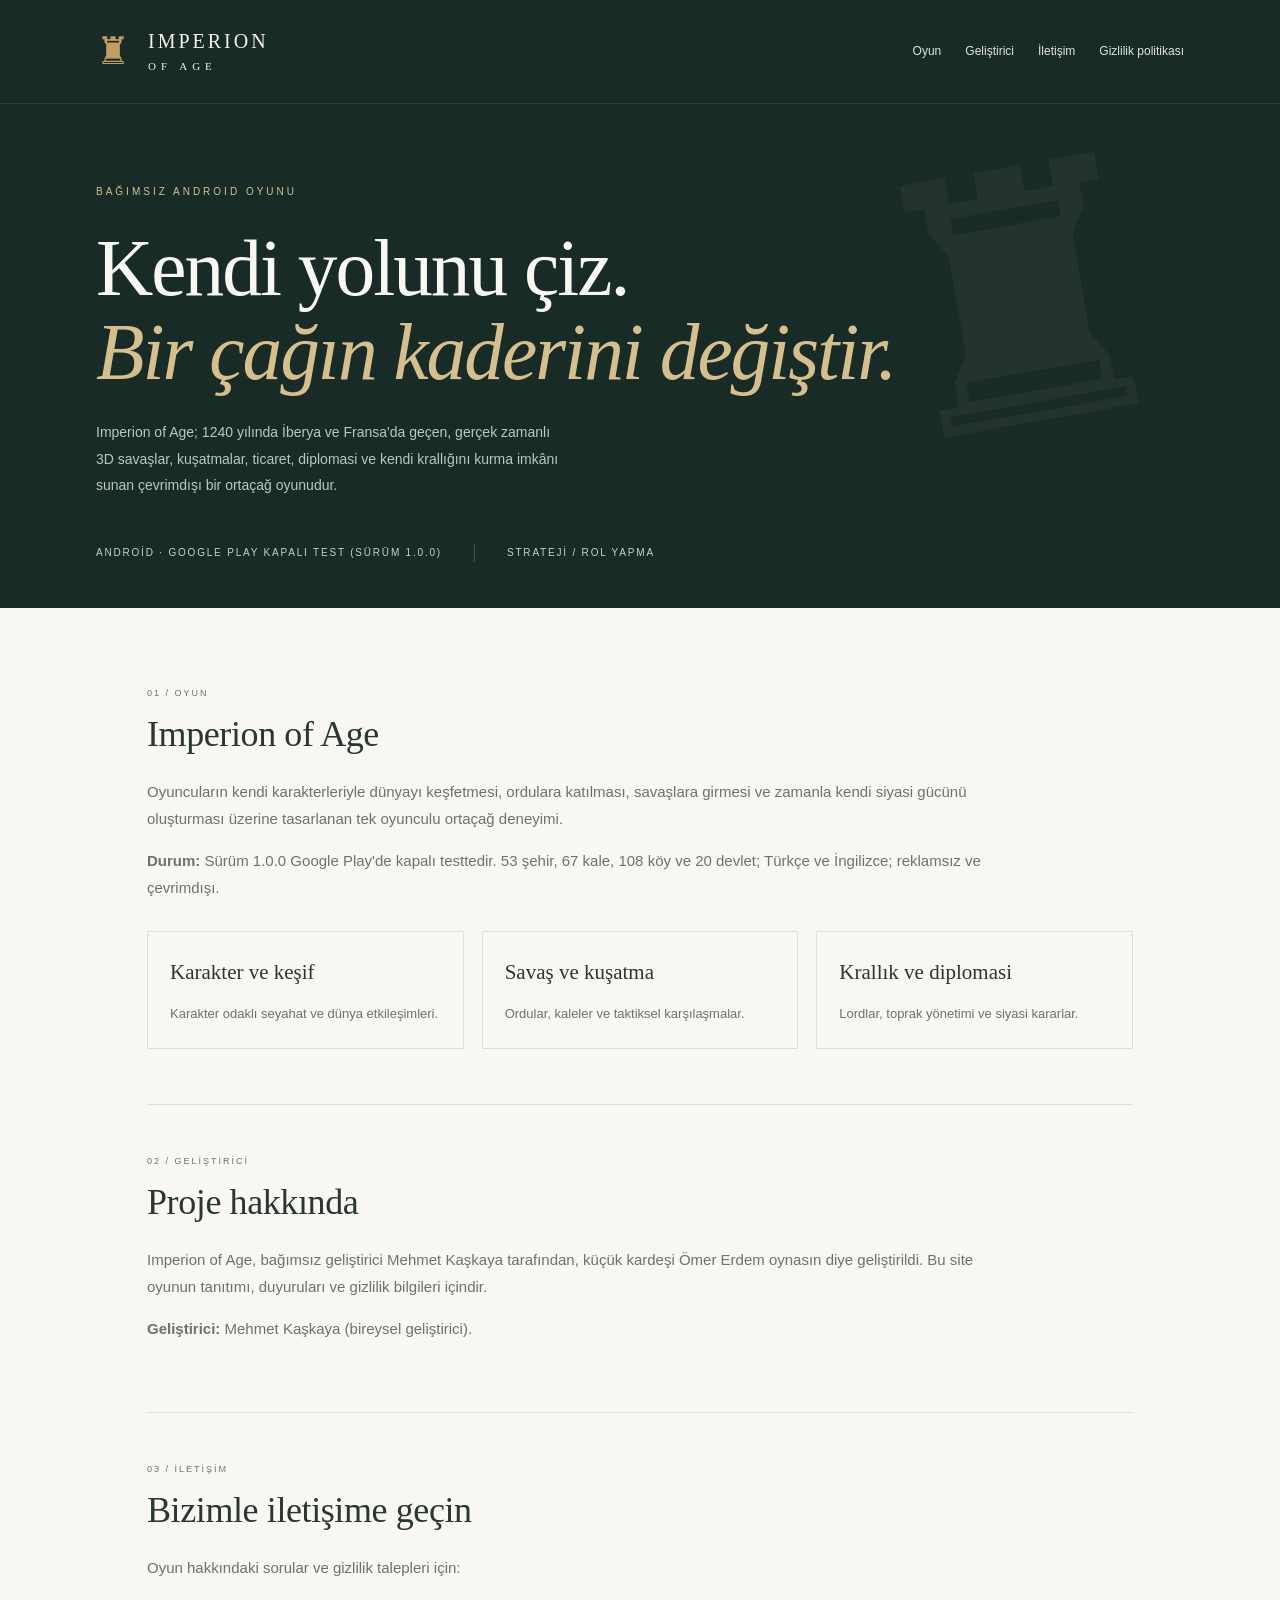
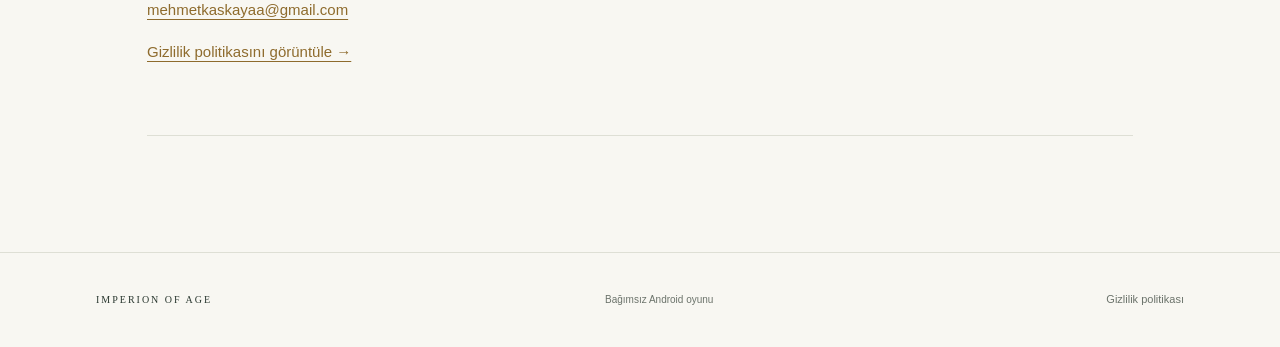
<file: index.html>
<!doctype html>
<html lang="tr"><head><meta charset="utf-8"><meta name="viewport" content="width=device-width,initial-scale=1">
<meta name="description" content="Imperion of Age: 1240 İberya ve Fransa'sında geçen, çevrimdışı ortaçağ strateji ve rol yapma oyunu (Android).">
<meta name="theme-color" content="#182b26"><title>Imperion of Age | Oyun ve Geliştirici Bilgileri</title><link rel="stylesheet" href="styles.css"></head>
<body><a class="skip" href="#icerik">İçeriğe geç</a>
<header class="header"><a class="brand" href="index.html"><span class="seal" aria-hidden="true">♜</span><span>IMPERION <small>OF AGE</small></span></a><nav class="site-nav" aria-label="Ana menü"><a href="#oyun">Oyun</a><a href="#gelistirici">Geliştirici</a><a href="#iletisim">İletişim</a><a href="privacy.html">Gizlilik politikası</a></nav></header>
<main id="icerik"><section class="hero"><div class="hero-inner"><p class="eyebrow">BAĞIMSIZ ANDROID OYUNU</p><h1>Kendi yolunu çiz.<br><em>Bir çağın kaderini değiştir.</em></h1><p class="intro">Imperion of Age; 1240 yılında İberya ve Fransa'da geçen, gerçek zamanlı 3D savaşlar, kuşatmalar, ticaret, diplomasi ve kendi krallığını kurma imkânı sunan çevrimdışı bir ortaçağ oyunudur.</p><div class="hero-meta"><span>Android · Google Play kapalı test (sürüm 1.0.0)</span><span>Strateji / Rol yapma</span></div></div><div class="hero-mark" aria-hidden="true">♜</div></section>
<div class="home-content"><section id="oyun" class="home-section"><p class="section-no">01 / OYUN</p><h2>Imperion of Age</h2><p>Oyuncuların kendi karakterleriyle dünyayı keşfetmesi, ordulara katılması, savaşlara girmesi ve zamanla kendi siyasi gücünü oluşturması üzerine tasarlanan tek oyunculu ortaçağ deneyimi.</p><p><strong>Durum:</strong> Sürüm 1.0.0 Google Play'de kapalı testtedir. 53 şehir, 67 kale, 108 köy ve 20 devlet; Türkçe ve İngilizce; reklamsız ve çevrimdışı.</p><div class="home-grid"><div><h3>Karakter ve keşif</h3><p>Karakter odaklı seyahat ve dünya etkileşimleri.</p></div><div><h3>Savaş ve kuşatma</h3><p>Ordular, kaleler ve taktiksel karşılaşmalar.</p></div><div><h3>Krallık ve diplomasi</h3><p>Lordlar, toprak yönetimi ve siyasi kararlar.</p></div></div></section>
<section id="gelistirici" class="home-section"><p class="section-no">02 / GELİŞTİRİCİ</p><h2>Proje hakkında</h2><p>Imperion of Age, bağımsız geliştirici Mehmet Kaşkaya tarafından, küçük kardeşi Ömer Erdem oynasın diye geliştirildi. Bu site oyunun tanıtımı, duyuruları ve gizlilik bilgileri içindir.</p><p><strong>Geliştirici:</strong> Mehmet Kaşkaya (bireysel geliştirici).</p></section>
<section id="iletisim" class="home-section"><p class="section-no">03 / İLETİŞİM</p><h2>Bizimle iletişime geçin</h2><p>Oyun hakkındaki sorular ve gizlilik talepleri için:</p><p><a class="contact-link" href="mailto:mehmetkaskayaa@gmail.com">mehmetkaskayaa@gmail.com</a></p><p><a class="text-link" href="privacy.html">Gizlilik politikasını görüntüle →</a></p></section></div></main>
<footer><a class="footer-brand" href="index.html">IMPERION OF AGE</a><p>Bağımsız Android oyunu</p><a href="privacy.html">Gizlilik politikası</a></footer></body></html>
</file>
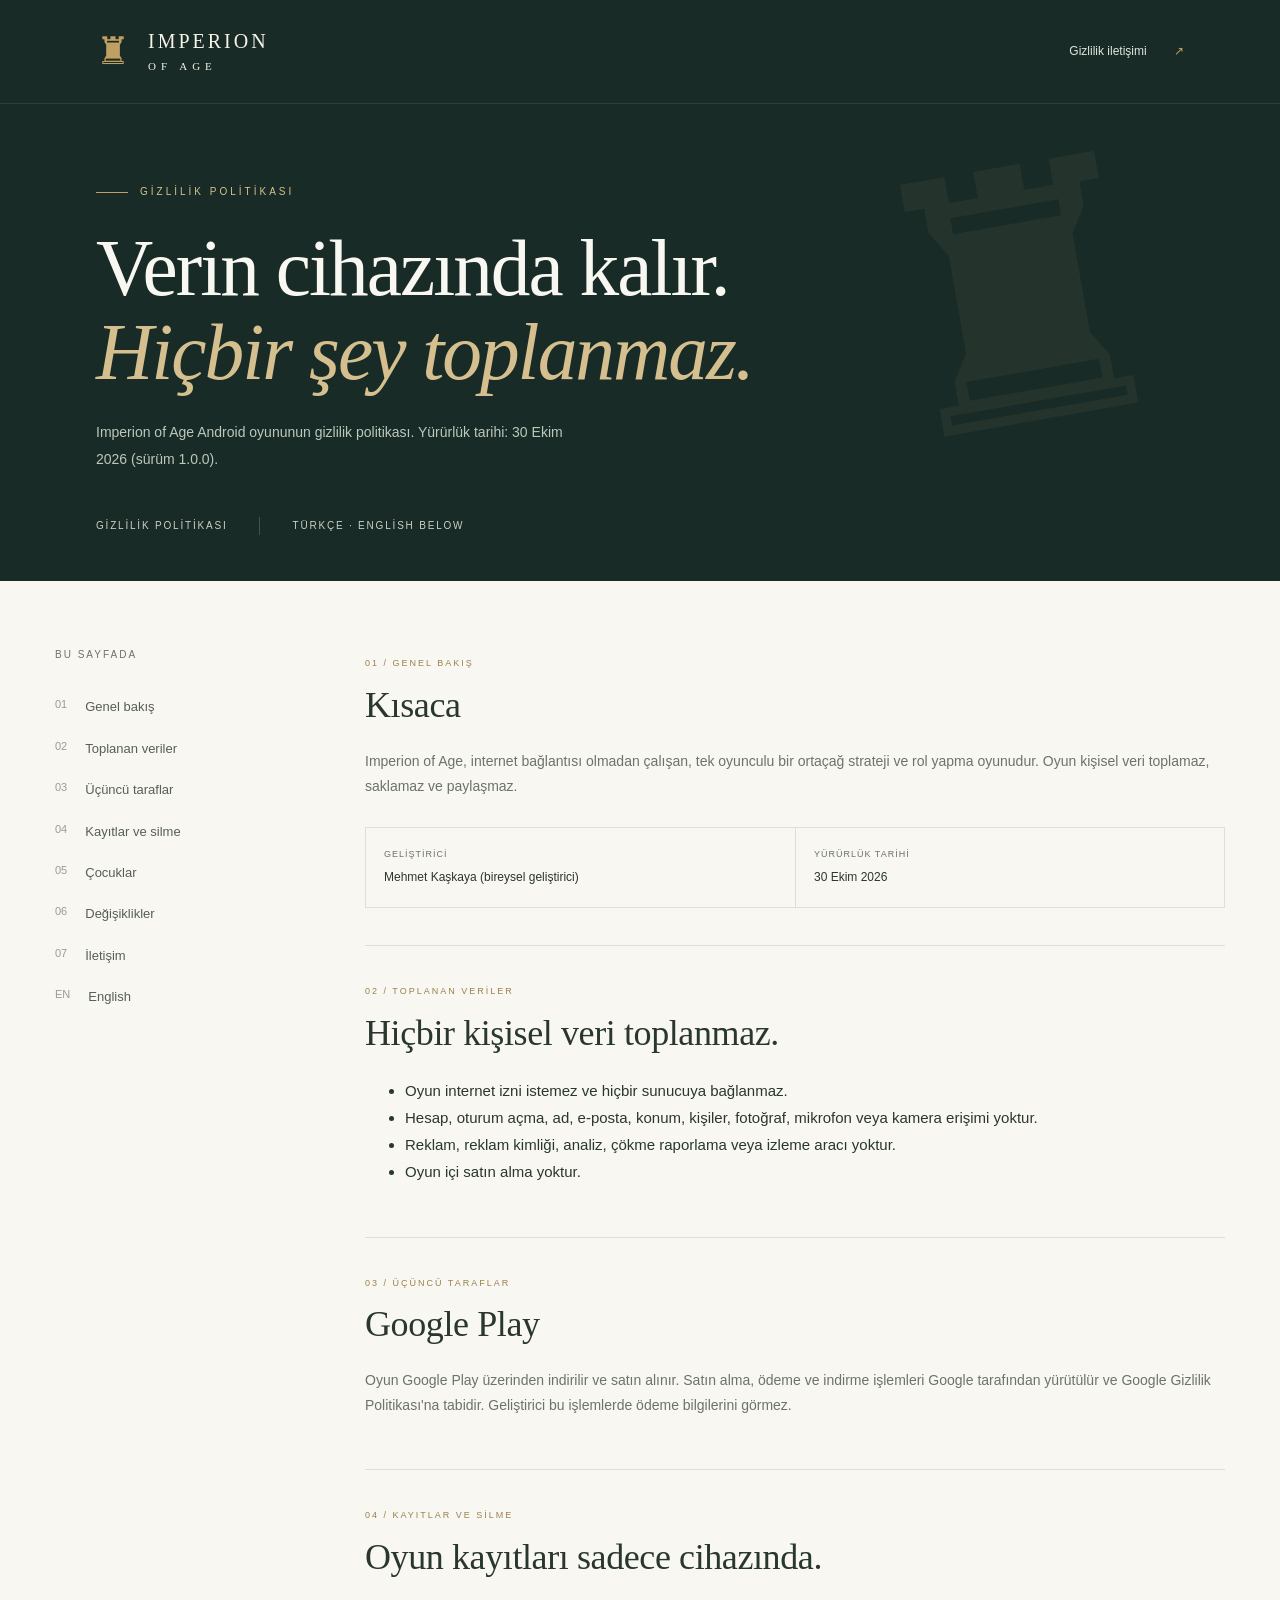
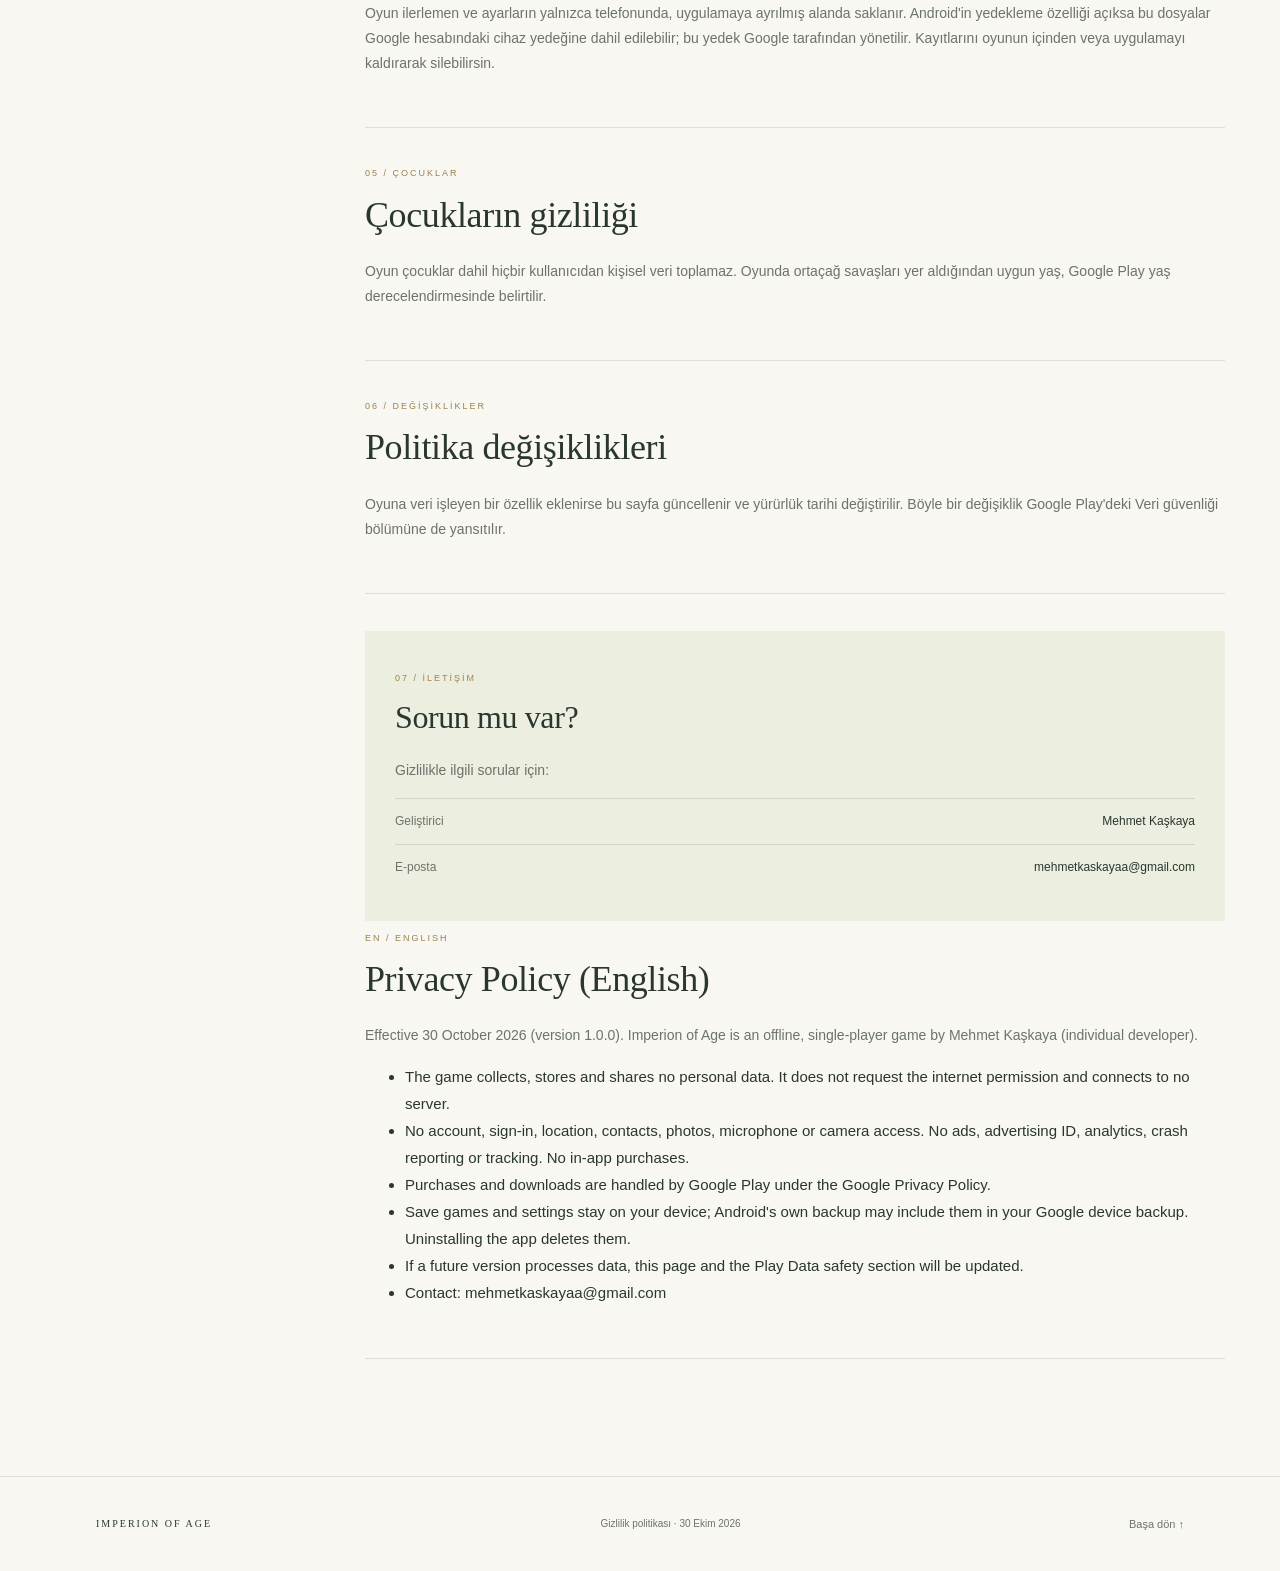
<file: privacy.html>
<!doctype html>
<html lang="tr">
<head>
<meta charset="utf-8">
<meta name="viewport" content="width=device-width, initial-scale=1">
<meta name="description" content="Imperion of Age gizlilik politikası: oyun kişisel veri toplamaz, internete bağlanmaz, reklam ve analiz içermez.">
<meta name="theme-color" content="#182b26">
<title>Gizlilik Politikası | Imperion of Age</title>
<link rel="stylesheet" href="styles.css">
</head>
<body>
<a class="skip" href="#icerik">İçeriğe geç</a>
<header class="header"><a class="brand" href="index.html"><span class="seal" aria-hidden="true">♜</span><span>IMPERION <small>OF AGE</small></span></a><a class="header-link" href="#iletisim">Gizlilik iletişimi <span aria-hidden="true">↗</span></a></header>
<main id="icerik">
<section class="hero"><div class="hero-inner"><p class="eyebrow"><span></span> GİZLİLİK POLİTİKASI</p><h1>Verin cihazında kalır.<br><em>Hiçbir şey toplanmaz.</em></h1><p class="intro">Imperion of Age Android oyununun gizlilik politikası. Yürürlük tarihi: 30 Ekim 2026 (sürüm 1.0.0).</p><div class="hero-meta"><span>Gizlilik politikası</span><span>Türkçe · English below</span></div></div><div class="hero-mark" aria-hidden="true">♜</div></section>
<div class="layout"><aside><p class="nav-label">BU SAYFADA</p><nav aria-label="Politika bölümleri"><a href="#genel">01 <span>Genel bakış</span></a><a href="#veriler">02 <span>Toplanan veriler</span></a><a href="#hizmetler">03 <span>Üçüncü taraflar</span></a><a href="#saklama">04 <span>Kayıtlar ve silme</span></a><a href="#cocuklar">05 <span>Çocuklar</span></a><a href="#guncellemeler">06 <span>Değişiklikler</span></a><a href="#iletisim">07 <span>İletişim</span></a><a href="#english">EN <span>English</span></a></nav></aside>
<article>
<section id="genel"><p class="section-no">01 / GENEL BAKIŞ</p><h2>Kısaca</h2><p>Imperion of Age, internet bağlantısı olmadan çalışan, tek oyunculu bir ortaçağ strateji ve rol yapma oyunudur. Oyun kişisel veri toplamaz, saklamaz ve paylaşmaz.</p><div class="info-grid"><div><span>GELİŞTİRİCİ</span><strong>Mehmet Kaşkaya (bireysel geliştirici)</strong></div><div><span>YÜRÜRLÜK TARİHİ</span><strong>30 Ekim 2026</strong></div></div></section>
<section id="veriler"><p class="section-no">02 / TOPLANAN VERİLER</p><h2>Hiçbir kişisel veri toplanmaz.</h2><ul><li>Oyun internet izni istemez ve hiçbir sunucuya bağlanmaz.</li><li>Hesap, oturum açma, ad, e-posta, konum, kişiler, fotoğraf, mikrofon veya kamera erişimi yoktur.</li><li>Reklam, reklam kimliği, analiz, çökme raporlama veya izleme aracı yoktur.</li><li>Oyun içi satın alma yoktur.</li></ul></section>
<section id="hizmetler"><p class="section-no">03 / ÜÇÜNCÜ TARAFLAR</p><h2>Google Play</h2><p>Oyun Google Play üzerinden indirilir ve satın alınır. Satın alma, ödeme ve indirme işlemleri Google tarafından yürütülür ve <a href="https://policies.google.com/privacy">Google Gizlilik Politikası</a>'na tabidir. Geliştirici bu işlemlerde ödeme bilgilerini görmez.</p></section>
<section id="saklama"><p class="section-no">04 / KAYITLAR VE SİLME</p><h2>Oyun kayıtları sadece cihazında.</h2><p>Oyun ilerlemen ve ayarların yalnızca telefonunda, uygulamaya ayrılmış alanda saklanır. Android'in yedekleme özelliği açıksa bu dosyalar Google hesabındaki cihaz yedeğine dahil edilebilir; bu yedek Google tarafından yönetilir. Kayıtlarını oyunun içinden veya uygulamayı kaldırarak silebilirsin.</p></section>
<section id="cocuklar"><p class="section-no">05 / ÇOCUKLAR</p><h2>Çocukların gizliliği</h2><p>Oyun çocuklar dahil hiçbir kullanıcıdan kişisel veri toplamaz. Oyunda ortaçağ savaşları yer aldığından uygun yaş, Google Play yaş derecelendirmesinde belirtilir.</p></section>
<section id="guncellemeler"><p class="section-no">06 / DEĞİŞİKLİKLER</p><h2>Politika değişiklikleri</h2><p>Oyuna veri işleyen bir özellik eklenirse bu sayfa güncellenir ve yürürlük tarihi değiştirilir. Böyle bir değişiklik Google Play'deki Veri güvenliği bölümüne de yansıtılır.</p></section>
<section id="iletisim" class="contact"><p class="section-no">07 / İLETİŞİM</p><h2>Sorun mu var?</h2><p>Gizlilikle ilgili sorular için:</p><div class="contact-detail"><span>Geliştirici</span><strong>Mehmet Kaşkaya</strong></div><div class="contact-detail"><span>E-posta</span><strong><a href="mailto:mehmetkaskayaa@gmail.com">mehmetkaskayaa@gmail.com</a></strong></div></section>
<section id="english"><p class="section-no">EN / ENGLISH</p><h2>Privacy Policy (English)</h2><p>Effective 30 October 2026 (version 1.0.0). Imperion of Age is an offline, single-player game by Mehmet Kaşkaya (individual developer).</p><ul><li>The game collects, stores and shares no personal data. It does not request the internet permission and connects to no server.</li><li>No account, sign-in, location, contacts, photos, microphone or camera access. No ads, advertising ID, analytics, crash reporting or tracking. No in-app purchases.</li><li>Purchases and downloads are handled by Google Play under the <a href="https://policies.google.com/privacy">Google Privacy Policy</a>.</li><li>Save games and settings stay on your device; Android's own backup may include them in your Google device backup. Uninstalling the app deletes them.</li><li>If a future version processes data, this page and the Play Data safety section will be updated.</li><li>Contact: <a href="mailto:mehmetkaskayaa@gmail.com">mehmetkaskayaa@gmail.com</a></li></ul></section>
</article></div>
</main><footer><a class="footer-brand" href="index.html">IMPERION OF AGE</a><p>Gizlilik politikası · 30 Ekim 2026</p><a href="index.html">Başa dön ↑</a></footer>
</body></html>
</file>
<file: styles.css>
:root{--green:#182b26;--paper:#f8f7f2;--ink:#29372f;--muted:#6b736b;--gold:#bf9f62;--line:#dedfd5}*{box-sizing:border-box}html{scroll-behavior:smooth;scroll-padding-top:30px}body{margin:0;background:var(--paper);color:var(--ink);font-family:'DM Sans',Arial,sans-serif;font-size:15px;line-height:1.8}a{color:inherit;text-decoration:none}a:focus-visible{outline:2px solid var(--gold);outline-offset:6px}.skip{position:absolute;top:-100px;background:white;padding:10px;z-index:10}.skip:focus{top:10px}.header{height:104px;background:var(--green);color:#f6f3e8;display:flex;justify-content:space-between;align-items:center;padding:0 7.5%;border-bottom:1px solid #ffffff18}.brand{display:flex;gap:15px;align-items:center;line-height:1.2;letter-spacing:3px;font-family:Georgia,serif;font-size:20px}.brand small{display:block;font-size:11px;letter-spacing:5px;margin-top:7px}.seal{font-size:38px;color:var(--gold)}.header-link{font-size:12px;color:#e0e5dc}.header-link span{margin-left:24px;color:var(--gold)}.hero{background:var(--green);color:var(--paper);position:relative;overflow:hidden;padding:69px 7.5% 46px}.hero-inner{max-width:850px;position:relative;z-index:1}.eyebrow{letter-spacing:3px;font-size:10px;color:#d6c18f;display:flex;align-items:center;gap:12px}.eyebrow span{height:1px;width:32px;background:var(--gold)}h1{font-family:'Libre Caslon Display',Georgia,serif;font-weight:400;font-size:clamp(48px,6.2vw,85px);line-height:1.06;letter-spacing:-2px;margin:25px 0}h1 em{font-weight:400;color:#d6bf8e}.intro{color:#bdc8bd;max-width:470px;font-size:14px;line-height:1.9}.hero-meta{display:flex;gap:32px;margin-top:45px;font-size:10px;text-transform:uppercase;letter-spacing:1.8px;color:#cbd1c5}.hero-meta span+span{border-left:1px solid #ffffff30;padding-left:32px}.hero-mark{position:absolute;font-family:Georgia,serif;right:8%;top:5%;font-size:350px;line-height:1;color:#c8ad7210;transform:rotate(-10deg)}.layout{max-width:1260px;padding:65px 45px 80px;margin:auto;display:grid;grid-template-columns:230px minmax(0,1fr);gap:80px}aside{align-self:start;position:sticky;top:35px}.nav-label{font-size:10px;letter-spacing:2px;color:var(--muted);margin:0 0 22px}nav a{display:flex;gap:18px;font-size:11px;color:#999e91;padding:9px 0}nav a span{font-size:13px;color:#566052}nav a:hover span{color:#9a783c}.aside-note{border-top:1px solid var(--line);margin-top:32px;padding-top:26px;font-size:12px;color:var(--muted)}.aside-note>span{color:#9e834d;font-size:28px}.aside-note p{margin-top:8px}.draft{border:1px solid #d8cda9;background:#f1eddf;padding:18px 22px;margin-bottom:45px;font-size:12px}.draft strong{font-size:12px;letter-spacing:.3px}.draft p{margin:5px 0 0;color:#6e6550}article>section{padding-bottom:37px;margin-bottom:37px;border-bottom:1px solid var(--line);scroll-margin-top:30px}.section-no{font-size:9px;letter-spacing:2px;color:#9b814d;margin-bottom:12px}h2{font-family:'Libre Caslon Display',Georgia,serif;font-size:36px;font-weight:400;line-height:1.2;margin:0 0 22px;letter-spacing:-.4px}article section>p:not(.section-no){color:var(--muted);font-size:14px}.info-grid{display:grid;grid-template-columns:1fr 1fr;border:1px solid var(--line);margin-top:28px}.info-grid>div{padding:18px}.info-grid>div+div{border-left:1px solid var(--line)}.info-grid span{display:block;font-size:9px;letter-spacing:1px;color:var(--muted)}.info-grid strong{font-weight:500;font-size:12px}.data-row{display:flex;gap:16px;align-items:start;padding:23px 0;border-bottom:1px solid var(--line)}.data-row:last-of-type{margin-bottom:23px}.data-icon{font-size:23px;color:#9b814d;line-height:1.4}.data-row h3{font-weight:500;font-size:14px;margin:0 0 5px}.data-row p{font-size:12px;color:var(--muted);margin:0}.tag{font-size:9px;white-space:nowrap;border:1px solid var(--line);padding:2px 7px;color:#777c6c;margin-left:auto}.contact{background:#eceedf;padding:30px!important;border:0!important;margin-bottom:0!important}.contact h2{font-size:32px}.contact-detail{display:flex;justify-content:space-between;border-top:1px solid #d2d6c5;padding:12px 0;font-size:12px;gap:20px}.contact-detail span{color:var(--muted)}.contact-detail strong{font-weight:500}footer{border-top:1px solid var(--line);padding:28px 7.5%;display:flex;align-items:center;justify-content:space-between;gap:20px;font-size:10px;color:var(--muted)}.footer-brand{letter-spacing:2px;color:var(--ink);font-family:Georgia,serif}footer>a:last-child{font-size:11px}@media(min-width:1600px){.header,.hero{padding-left:calc((100vw - 1260px)/2)}}@media(max-width:850px){.layout{grid-template-columns:170px 1fr;gap:32px;padding:40px 24px}.tag{display:none}.hero-mark{right:-70px}.info-grid{grid-template-columns:1fr}.info-grid>div+div{border-left:0;border-top:1px solid var(--line)}}@media(max-width:600px){.header{height:85px;padding:0 24px}.brand{font-size:15px;letter-spacing:2px}.brand small{font-size:9px}.header-link{font-size:10px}.header-link span{margin-left:5px}.hero{padding:43px 24px 30px}h1{letter-spacing:-1px}.hero-mark{top:80px;font-size:240px}.hero-meta{font-size:8px;gap:16px}.hero-meta span+span{padding-left:16px}.layout{display:block;padding:30px 24px 45px}aside{position:static;margin-bottom:32px}.nav-label{margin-bottom:10px}nav{display:flex;gap:8px 18px;flex-wrap:wrap}nav a{gap:6px;padding:2px 0}nav a span{font-size:11px}.aside-note{display:none}h2{font-size:31px}.draft{margin-bottom:32px}.contact{padding:23px!important}.contact-detail{display:block}.contact-detail strong{display:block}footer{flex-wrap:wrap;padding:24px}footer p{order:3;width:100%;margin:0}article>section{padding-bottom:25px;margin-bottom:27px}}@media(prefers-reduced-motion:reduce){html{scroll-behavior:auto}}@media print{.header,.hero,aside,footer{display:none}.layout{display:block;padding:0}body{background:white}.draft{border:1px solid}.contact{background:white}article>section{break-inside:avoid}}

/* Developer landing page */
.site-nav{display:flex;align-items:center;gap:24px;flex-wrap:wrap}.site-nav a{font-size:12px;color:#e0e5dc}.site-nav a:hover,.text-link:hover{color:#d6bf8e}.home-content{max-width:1050px;margin:0 auto;padding:68px 32px}.home-section{padding:0 0 55px;margin-bottom:48px;border-bottom:1px solid var(--line);scroll-margin-top:32px}.home-section p{color:var(--muted);max-width:850px}.home-grid{display:grid;grid-template-columns:repeat(3,1fr);gap:18px;margin-top:30px}.home-grid>div{border:1px solid var(--line);padding:22px}.home-grid h3{font-family:Georgia,serif;font-size:21px;font-weight:400;margin:0 0 10px}.home-grid p{font-size:13px;margin:0}.home-section .draft{max-width:none}.contact-link,.text-link{color:#8e6b2d;text-decoration:underline;text-underline-offset:4px}.small-note{font-size:13px}@media(max-width:750px){.header{height:auto;min-height:90px;flex-wrap:wrap;gap:12px;padding-top:16px;padding-bottom:16px}.site-nav{gap:10px 16px}.home-content{padding:38px 24px}.home-grid{grid-template-columns:1fr}}
</file>
